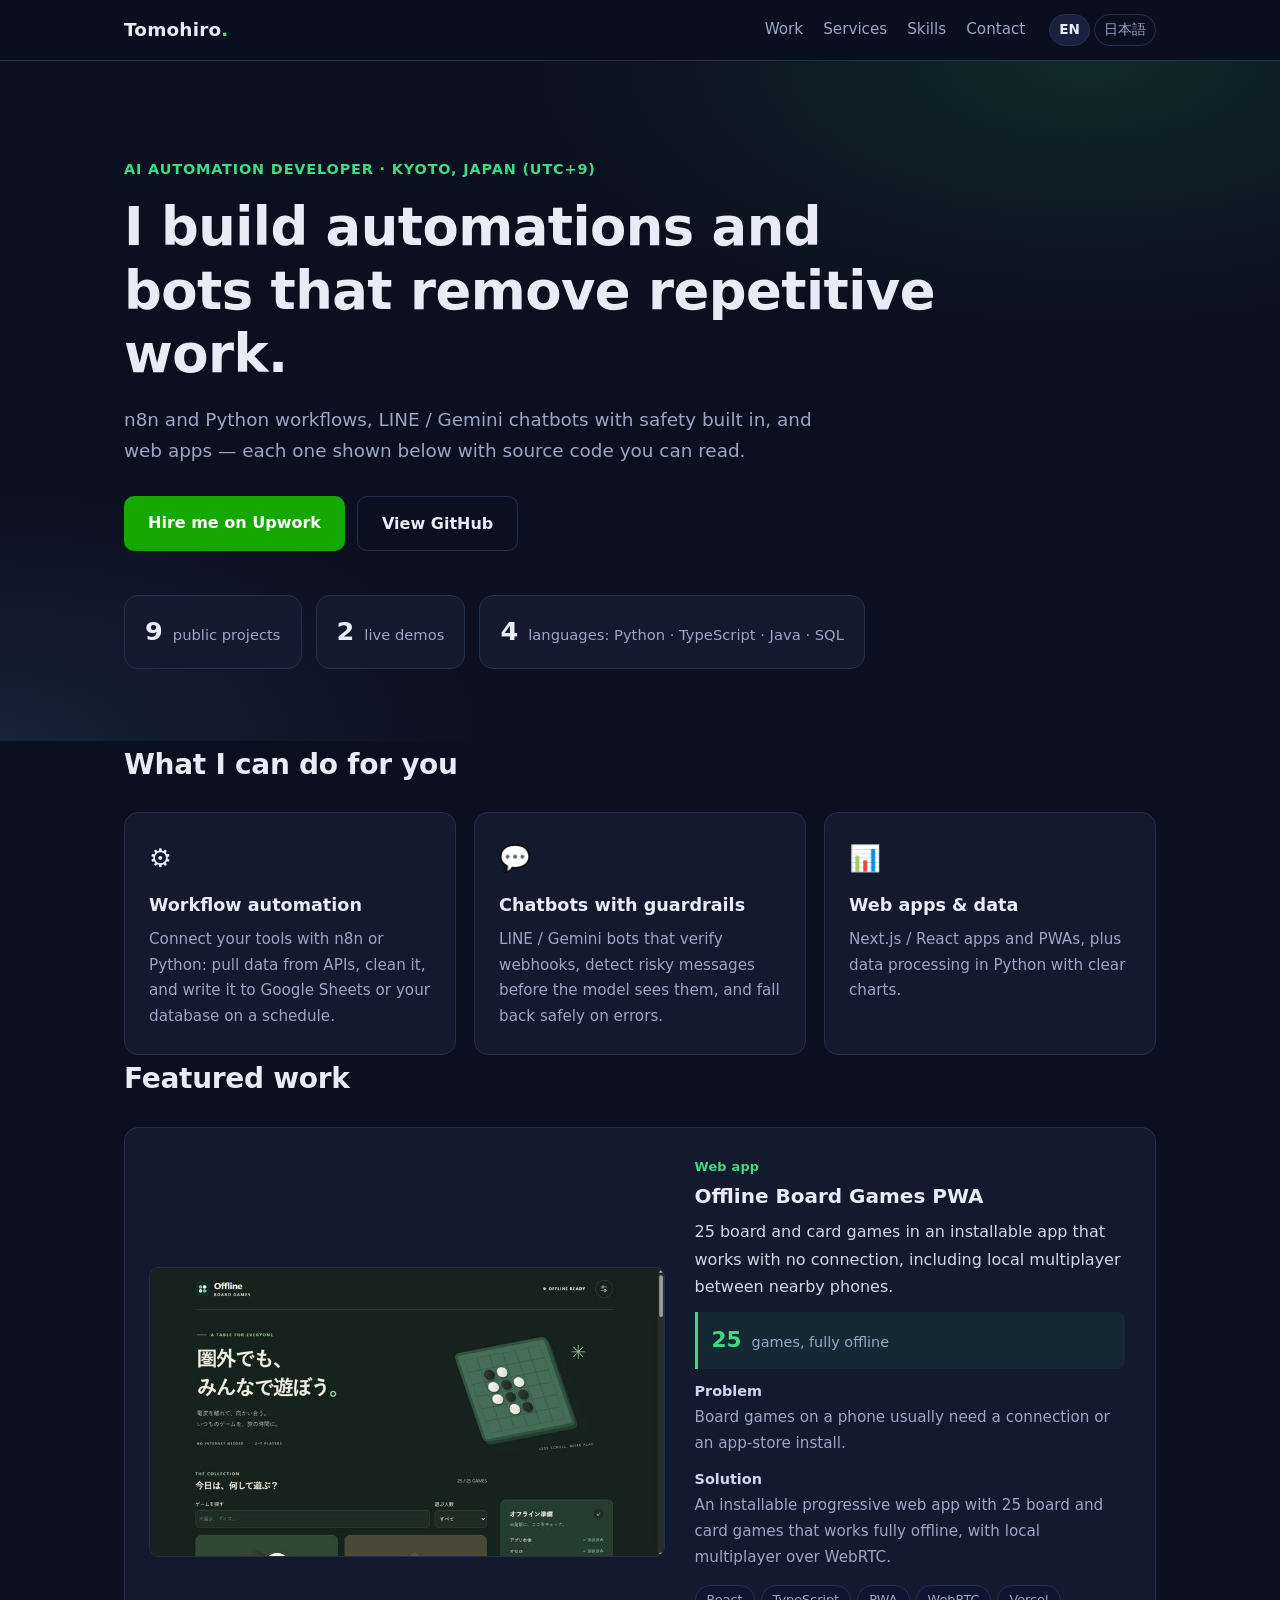
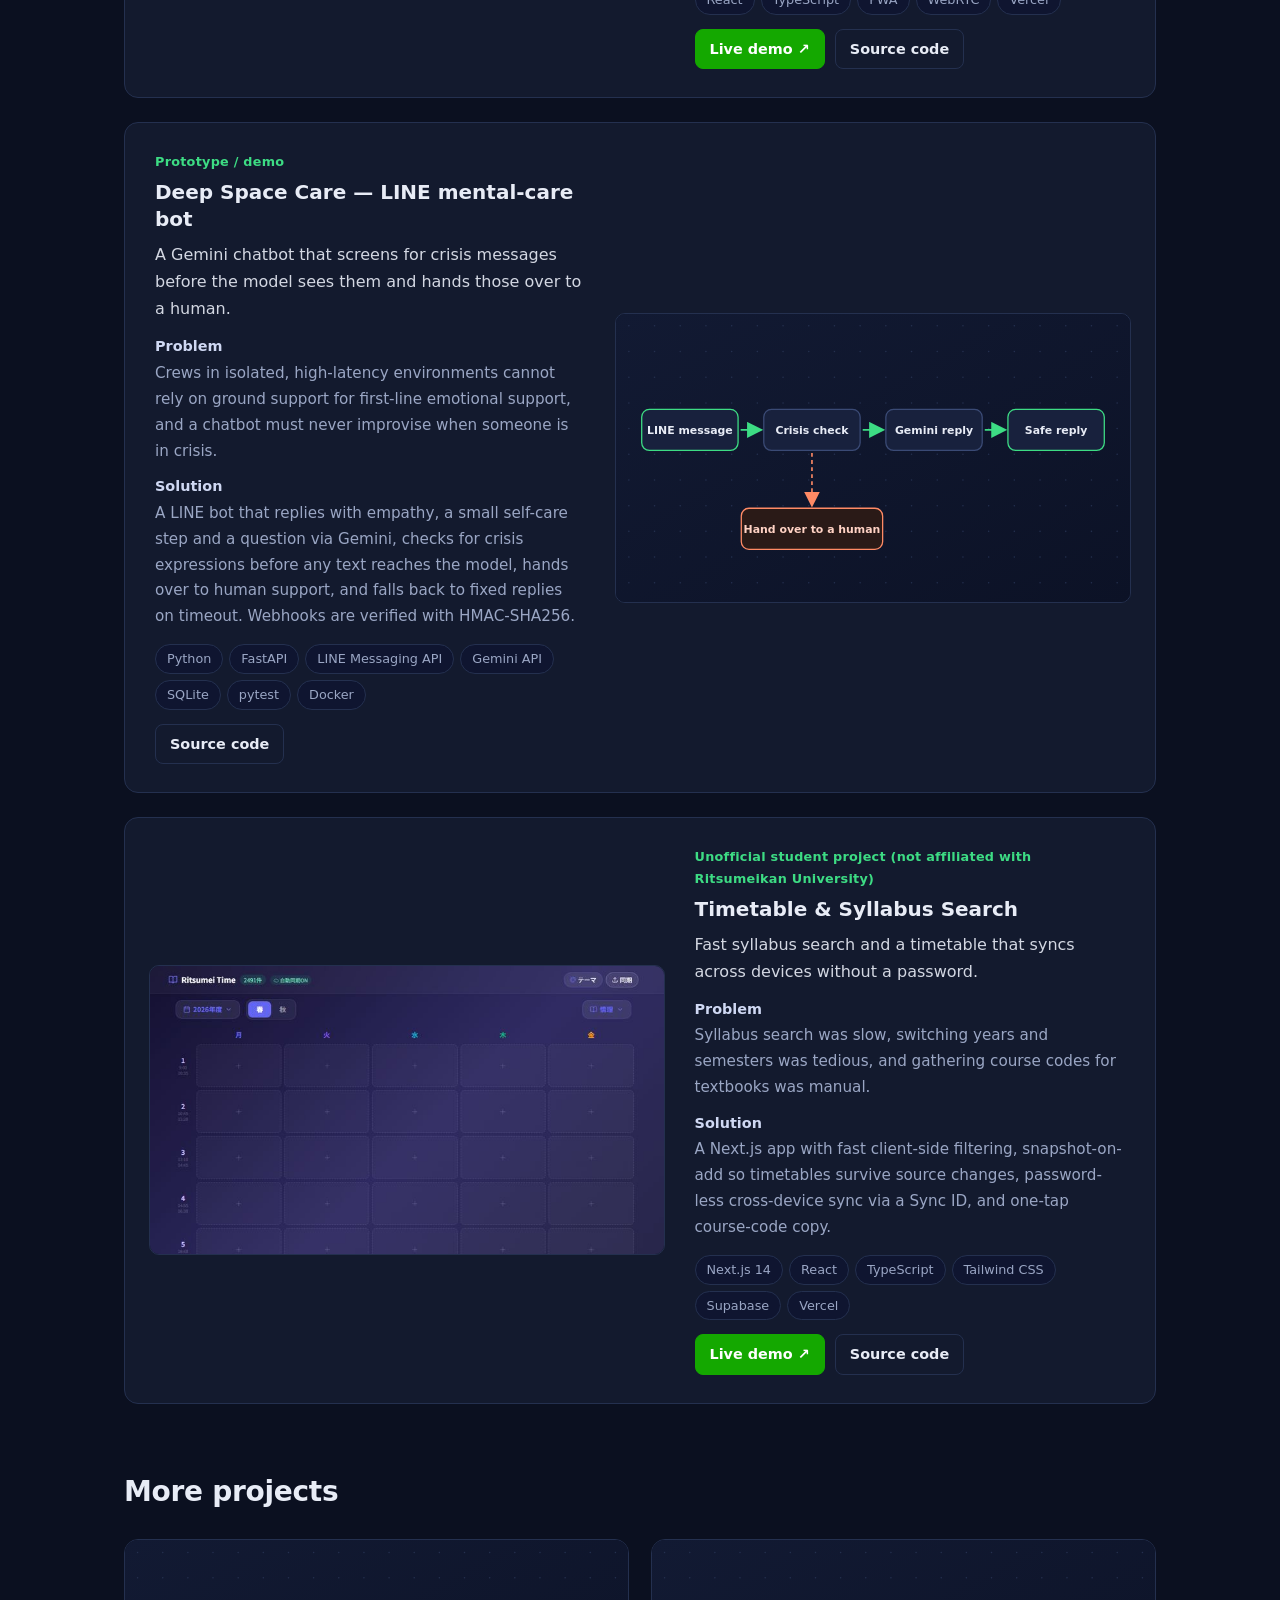
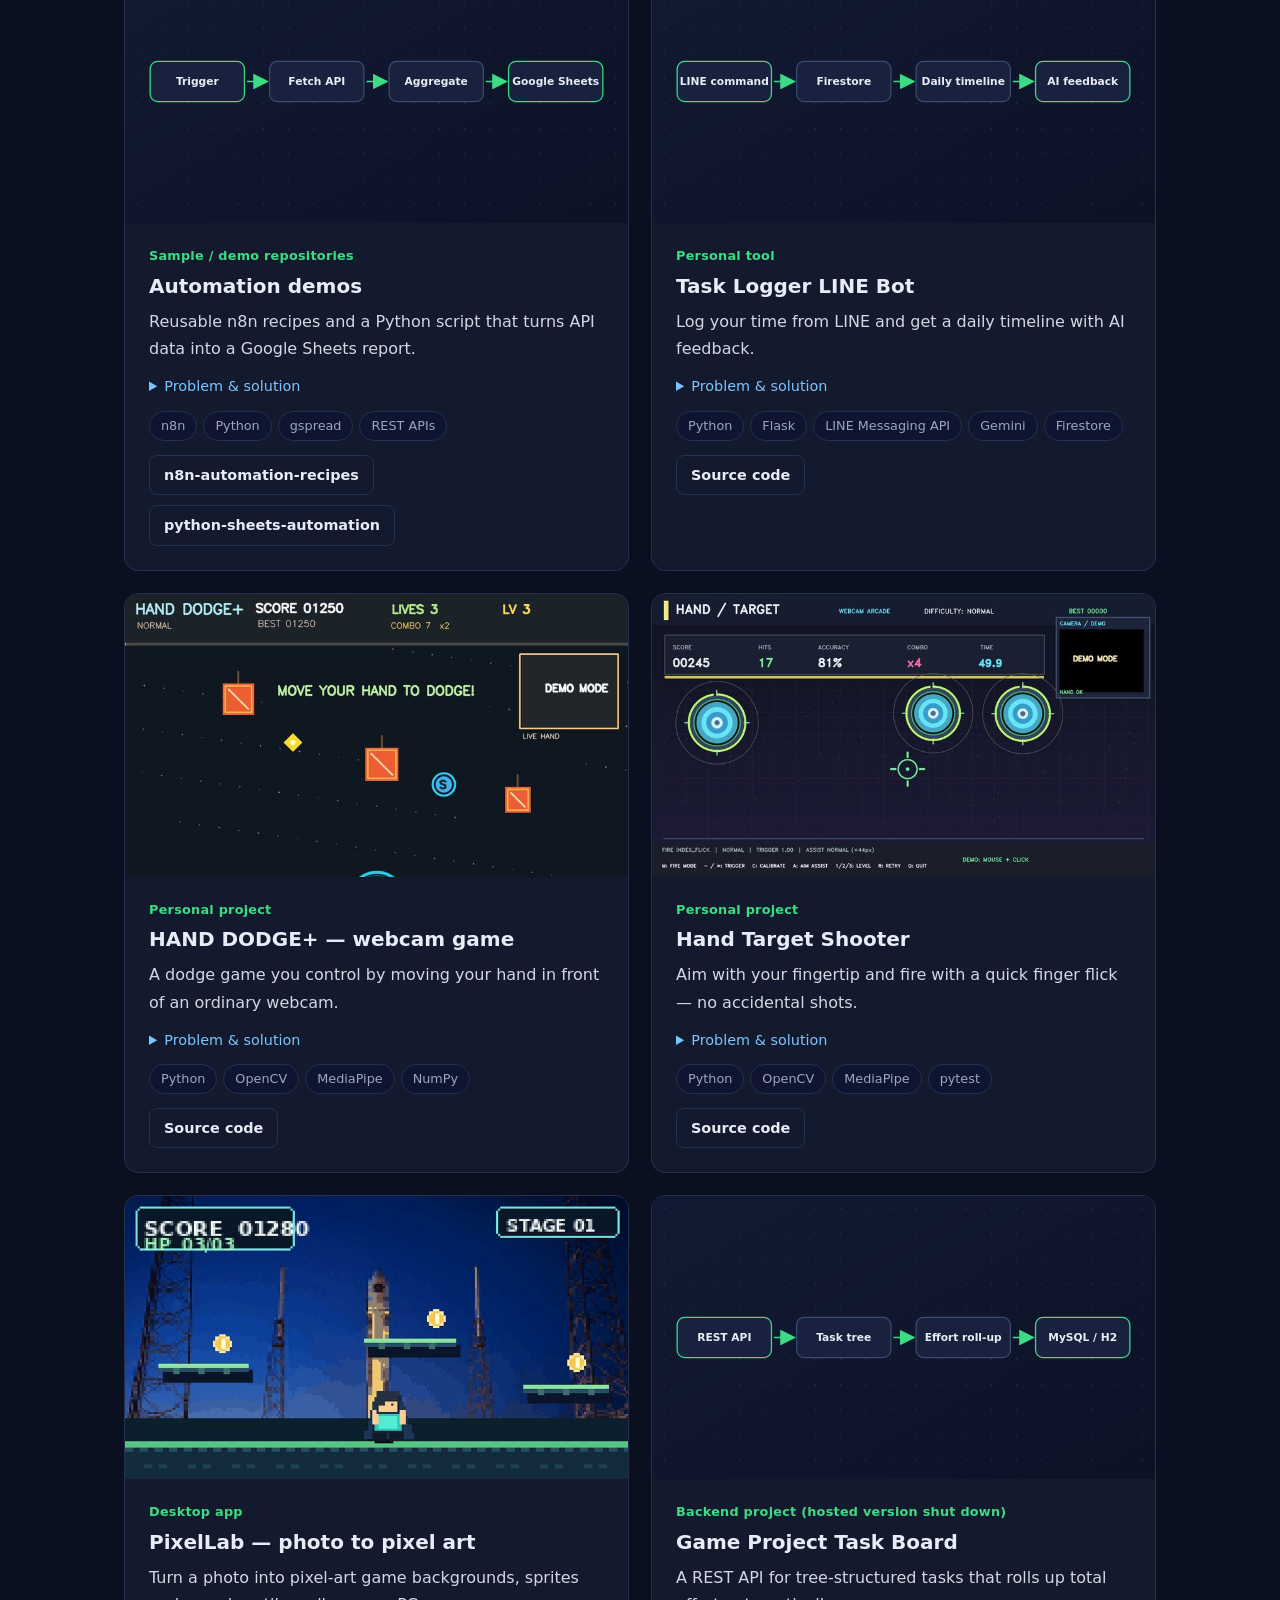
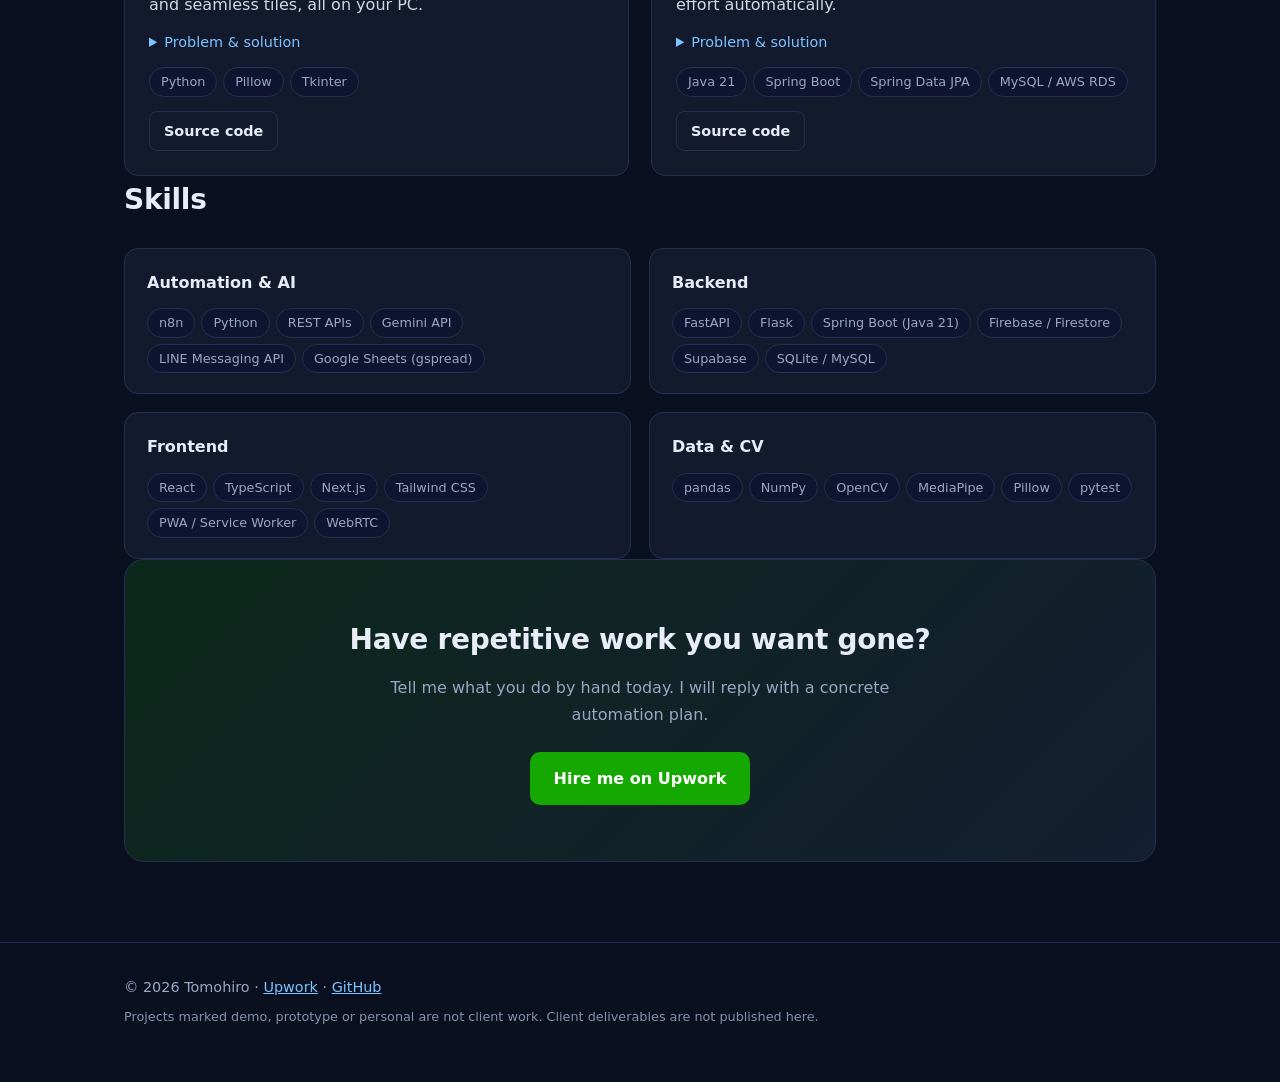
<file: index.html>
<!doctype html>
<html lang="en">
<head>
<meta charset="utf-8">
<meta name="viewport" content="width=device-width,initial-scale=1">
<title>Tomohiro — AI Automation Developer (n8n, Python, API Integration)</title>
<meta name="description" content="Portfolio of Tomohiro, an AI automation developer in Kyoto: n8n and Python automations, LINE/Gemini chatbots, web apps and data analysis.">
<meta name="theme-color" content="#0b1020">
<link rel="canonical" href="https://tomo0904.github.io/">
<link rel="alternate" hreflang="en" href="https://tomo0904.github.io/">
<link rel="alternate" hreflang="ja" href="https://tomo0904.github.io/ja/">
<link rel="alternate" hreflang="x-default" href="https://tomo0904.github.io/">
<meta property="og:type" content="website">
<meta property="og:title" content="Tomohiro — AI Automation Developer (n8n, Python, API Integration)">
<meta property="og:description" content="Portfolio of Tomohiro, an AI automation developer in Kyoto: n8n and Python automations, LINE/Gemini chatbots, web apps and data analysis.">
<meta property="og:url" content="https://tomo0904.github.io/">
<meta property="og:image" content="https://tomo0904.github.io/img/og-en.jpg">
<meta property="og:locale" content="en_US">
<meta name="twitter:card" content="summary_large_image">
<link rel="icon" href="favicon.svg" type="image/svg+xml">
<link rel="stylesheet" href="style.css">
</head>
<body>
<a class="skip" href="#work">Skip to content</a>
<header class="top"><div class="wrap bar"><a class="logo" href="#top">Tomohiro<span>.</span></a><nav class="nav" aria-label="Main"><a href="#work">Work</a><a href="#services">Services</a><a href="#skills">Skills</a><a href="#contact">Contact</a></nav><nav class="lang" aria-label="Language"><strong lang="en">EN</strong><a href="ja/" lang="ja" hreflang="ja">日本語</a></nav></div></header>
<section class="hero" id="top"><div class="wrap">
<p class="eyebrow">AI Automation Developer · Kyoto, Japan (UTC+9)</p>
<h1>I build automations and bots that remove repetitive work.</h1>
<p class="lead">n8n and Python workflows, LINE / Gemini chatbots with safety built in, and web apps — each one shown below with source code you can read.</p>
<div class="ctas"><a class="btn" href="https://www.upwork.com/freelancers/~0159af0451937c1a2a">Hire me on Upwork</a><a class="btn alt" href="https://github.com/TOMO0904">View GitHub</a></div>
<ul class="stats"><li><b>9</b><span>public projects</span></li><li><b>2</b><span>live demos</span></li><li><b>4</b><span>languages: Python · TypeScript · Java · SQL</span></li></ul>
</div></section>
<main>
<section class="wrap" id="services"><h2>What I can do for you</h2><div class="svcs"><div class="svc"><span class="ico" aria-hidden="true">⚙️</span><h3>Workflow automation</h3><p>Connect your tools with n8n or Python: pull data from APIs, clean it, and write it to Google Sheets or your database on a schedule.</p></div><div class="svc"><span class="ico" aria-hidden="true">💬</span><h3>Chatbots with guardrails</h3><p>LINE / Gemini bots that verify webhooks, detect risky messages before the model sees them, and fall back safely on errors.</p></div><div class="svc"><span class="ico" aria-hidden="true">📊</span><h3>Web apps &amp; data</h3><p>Next.js / React apps and PWAs, plus data processing in Python with clear charts.</p></div></div></section>
<section class="wrap" id="work"><h2>Featured work</h2><article class="feat" id="boardgames"><div class="media"><img src="img/boardgames.jpg" alt="Offline Board Games PWA" width="800" height="450"></div><div class="body"><p class="tag">Web app</p><h3>Offline Board Games PWA</h3><p class="one">25 board and card games in an installable app that works with no connection, including local multiplayer between nearby phones.</p><p class="metric"><b>25</b><span>games, fully offline</span></p><dl><dt>Problem</dt><dd>Board games on a phone usually need a connection or an app-store install.</dd><dt>Solution</dt><dd>An installable progressive web app with 25 board and card games that works fully offline, with local multiplayer over WebRTC.</dd></dl><ul class="chips"><li>React</li><li>TypeScript</li><li>PWA</li><li>WebRTC</li><li>Vercel</li></ul><div class="links"><a class="lnk demo" href="https://offline-board-games.vercel.app">Live demo ↗</a><a class="lnk" href="https://github.com/TOMO0904/offline-board-games">Source code</a></div></div></article><article class="feat" id="deepspace"><div class="media"><img src="img/deepspace-en.svg" alt="Deep Space Care — LINE mental-care bot" width="800" height="450"></div><div class="body"><p class="tag">Prototype / demo</p><h3>Deep Space Care — LINE mental-care bot</h3><p class="one">A Gemini chatbot that screens for crisis messages before the model sees them and hands those over to a human.</p><dl><dt>Problem</dt><dd>Crews in isolated, high-latency environments cannot rely on ground support for first-line emotional support, and a chatbot must never improvise when someone is in crisis.</dd><dt>Solution</dt><dd>A LINE bot that replies with empathy, a small self-care step and a question via Gemini, checks for crisis expressions before any text reaches the model, hands over to human support, and falls back to fixed replies on timeout. Webhooks are verified with HMAC-SHA256.</dd></dl><ul class="chips"><li>Python</li><li>FastAPI</li><li>LINE Messaging API</li><li>Gemini API</li><li>SQLite</li><li>pytest</li><li>Docker</li></ul><div class="links"><a class="lnk" href="https://github.com/TOMO0904/deep-space-care-linebot">Source code</a></div></div></article><article class="feat" id="timetable"><div class="media"><img src="img/timetable.jpg" alt="Timetable &amp; Syllabus Search" width="800" height="450"></div><div class="body"><p class="tag">Unofficial student project (not affiliated with Ritsumeikan University)</p><h3>Timetable &amp; Syllabus Search</h3><p class="one">Fast syllabus search and a timetable that syncs across devices without a password.</p><dl><dt>Problem</dt><dd>Syllabus search was slow, switching years and semesters was tedious, and gathering course codes for textbooks was manual.</dd><dt>Solution</dt><dd>A Next.js app with fast client-side filtering, snapshot-on-add so timetables survive source changes, password-less cross-device sync via a Sync ID, and one-tap course-code copy.</dd></dl><ul class="chips"><li>Next.js 14</li><li>React</li><li>TypeScript</li><li>Tailwind CSS</li><li>Supabase</li><li>Vercel</li></ul><div class="links"><a class="lnk demo" href="https://gamma-gilt.vercel.app/">Live demo ↗</a><a class="lnk" href="https://github.com/TOMO0904/RitsumeikanTimes">Source code</a></div></div></article>
<h2 class="sub2">More projects</h2><div class="grid"><article class="card" id="automation"><div class="media"><img src="img/automation-en.svg" alt="Automation demos" width="800" height="450" loading="lazy"></div><div class="body"><p class="tag">Sample / demo repositories</p><h3>Automation demos</h3><p class="one">Reusable n8n recipes and a Python script that turns API data into a Google Sheets report.</p><details><summary>Problem & solution</summary><dl><dt>Problem</dt><dd>Teams lose hours to copy-paste between tools and spreadsheets.</dd><dt>Solution</dt><dd>Reusable n8n workflow recipes with credentials removed, and a Python script that aggregates API data and writes it to Google Sheets.</dd></dl></details><ul class="chips"><li>n8n</li><li>Python</li><li>gspread</li><li>REST APIs</li></ul><div class="links"><a class="lnk" href="https://github.com/TOMO0904/n8n-automation-recipes">n8n-automation-recipes</a><a class="lnk" href="https://github.com/TOMO0904/python-sheets-automation">python-sheets-automation</a></div></div></article><article class="card" id="tasklogger"><div class="media"><img src="img/tasklogger-en.svg" alt="Task Logger LINE Bot" width="800" height="450" loading="lazy"></div><div class="body"><p class="tag">Personal tool</p><h3>Task Logger LINE Bot</h3><p class="one">Log your time from LINE and get a daily timeline with AI feedback.</p><details><summary>Problem & solution</summary><dl><dt>Problem</dt><dd>Time tracking is easy to forget; logging should happen where you already chat.</dd><dt>Solution</dt><dd>Short LINE commands record tasks in Firestore, build a daily timeline with AI feedback, and a 30-minute patrol warns you when logging stops.</dd></dl></details><ul class="chips"><li>Python</li><li>Flask</li><li>LINE Messaging API</li><li>Gemini</li><li>Firestore</li></ul><div class="links"><a class="lnk" href="https://github.com/TOMO0904/linebot">Source code</a></div></div></article><article class="card" id="handdodge"><div class="media"><img src="img/handdodge.jpg" alt="HAND DODGE+ — webcam game" width="800" height="450" loading="lazy"></div><div class="body"><p class="tag">Personal project</p><h3>HAND DODGE+ — webcam game</h3><p class="one">A dodge game you control by moving your hand in front of an ordinary webcam.</p><details><summary>Problem & solution</summary><dl><dt>Problem</dt><dd>Explore whether a plain webcam can be a practical, low-latency game controller.</dd><dt>Solution</dt><dd>MediaPipe hand landmarks drive a smoothed horizontal control; combo scoring, three difficulties and unit-tested game logic.</dd></dl></details><ul class="chips"><li>Python</li><li>OpenCV</li><li>MediaPipe</li><li>NumPy</li></ul><div class="links"><a class="lnk" href="https://github.com/TOMO0904/hand-dodge-plus">Source code</a></div></div></article><article class="card" id="handtarget"><div class="media"><img src="img/handtarget.jpg" alt="Hand Target Shooter" width="800" height="450" loading="lazy"></div><div class="body"><p class="tag">Personal project</p><h3>Hand Target Shooter</h3><p class="one">Aim with your fingertip and fire with a quick finger flick — no accidental shots.</p><details><summary>Problem & solution</summary><dl><dt>Problem</dt><dd>Separate aiming from firing in hand tracking so moving a hand does not shoot.</dd><dt>Solution</dt><dd>Aim follows the fingertip; a shot fires only on a fast finger extension relative to the finger axis, with cooldown and retract logic.</dd></dl></details><ul class="chips"><li>Python</li><li>OpenCV</li><li>MediaPipe</li><li>pytest</li></ul><div class="links"><a class="lnk" href="https://github.com/TOMO0904/Hand-Target-Shooter">Source code</a></div></div></article><article class="card" id="pixellab"><div class="media"><img src="img/pixellab.jpg" alt="PixelLab — photo to pixel art" width="800" height="450" loading="lazy"></div><div class="body"><p class="tag">Desktop app</p><h3>PixelLab — photo to pixel art</h3><p class="one">Turn a photo into pixel-art game backgrounds, sprites and seamless tiles, all on your PC.</p><details><summary>Problem & solution</summary><dl><dt>Problem</dt><dd>Creating retro game backgrounds from photos by hand is slow for beginners.</dd><dt>Solution</dt><dd>A Tkinter GUI that quantises and upscales photos into pixel art, game backgrounds (day/sunset/night), sprites and seamless tiles, all locally.</dd></dl></details><ul class="chips"><li>Python</li><li>Pillow</li><li>Tkinter</li></ul><div class="links"><a class="lnk" href="https://github.com/TOMO0904/RiG-PixelLab">Source code</a></div></div></article><article class="card" id="taskboard"><div class="media"><img src="img/taskboard-en.svg" alt="Game Project Task Board" width="800" height="450" loading="lazy"></div><div class="body"><p class="tag">Backend project (hosted version shut down)</p><h3>Game Project Task Board</h3><p class="one">A REST API for tree-structured tasks that rolls up total effort automatically.</p><details><summary>Problem & solution</summary><dl><dt>Problem</dt><dd>Flat to-do lists hide parent/child task structure and total effort.</dd><dt>Solution</dt><dd>Tree-structured tasks with a recursive effort roll-up service and a REST API, switchable between H2 and MySQL.</dd></dl></details><ul class="chips"><li>Java 21</li><li>Spring Boot</li><li>Spring Data JPA</li><li>MySQL / AWS RDS</li></ul><div class="links"><a class="lnk" href="https://github.com/TOMO0904/todolist">Source code</a></div></div></article></div></section>
<section class="wrap" id="skills"><h2>Skills</h2><div class="skgrid"><div class="skg"><h3>Automation &amp; AI</h3><ul class="chips"><li>n8n</li><li>Python</li><li>REST APIs</li><li>Gemini API</li><li>LINE Messaging API</li><li>Google Sheets (gspread)</li></ul></div><div class="skg"><h3>Backend</h3><ul class="chips"><li>FastAPI</li><li>Flask</li><li>Spring Boot (Java 21)</li><li>Firebase / Firestore</li><li>Supabase</li><li>SQLite / MySQL</li></ul></div><div class="skg"><h3>Frontend</h3><ul class="chips"><li>React</li><li>TypeScript</li><li>Next.js</li><li>Tailwind CSS</li><li>PWA / Service Worker</li><li>WebRTC</li></ul></div><div class="skg"><h3>Data &amp; CV</h3><ul class="chips"><li>pandas</li><li>NumPy</li><li>OpenCV</li><li>MediaPipe</li><li>Pillow</li><li>pytest</li></ul></div></div></section>
<section class="wrap" id="contact"><div class="cta-band"><h2>Have repetitive work you want gone?</h2><p>Tell me what you do by hand today. I will reply with a concrete automation plan.</p><a class="btn" href="https://www.upwork.com/freelancers/~0159af0451937c1a2a">Hire me on Upwork</a></div></section>
</main>
<footer><div class="wrap"><p>© 2026 Tomohiro · <a href="https://www.upwork.com/freelancers/~0159af0451937c1a2a">Upwork</a> · <a href="https://github.com/TOMO0904">GitHub</a></p><p class="fine">Projects marked demo, prototype or personal are not client work. Client deliverables are not published here.</p></div></footer>
</body>
</html>
</file>
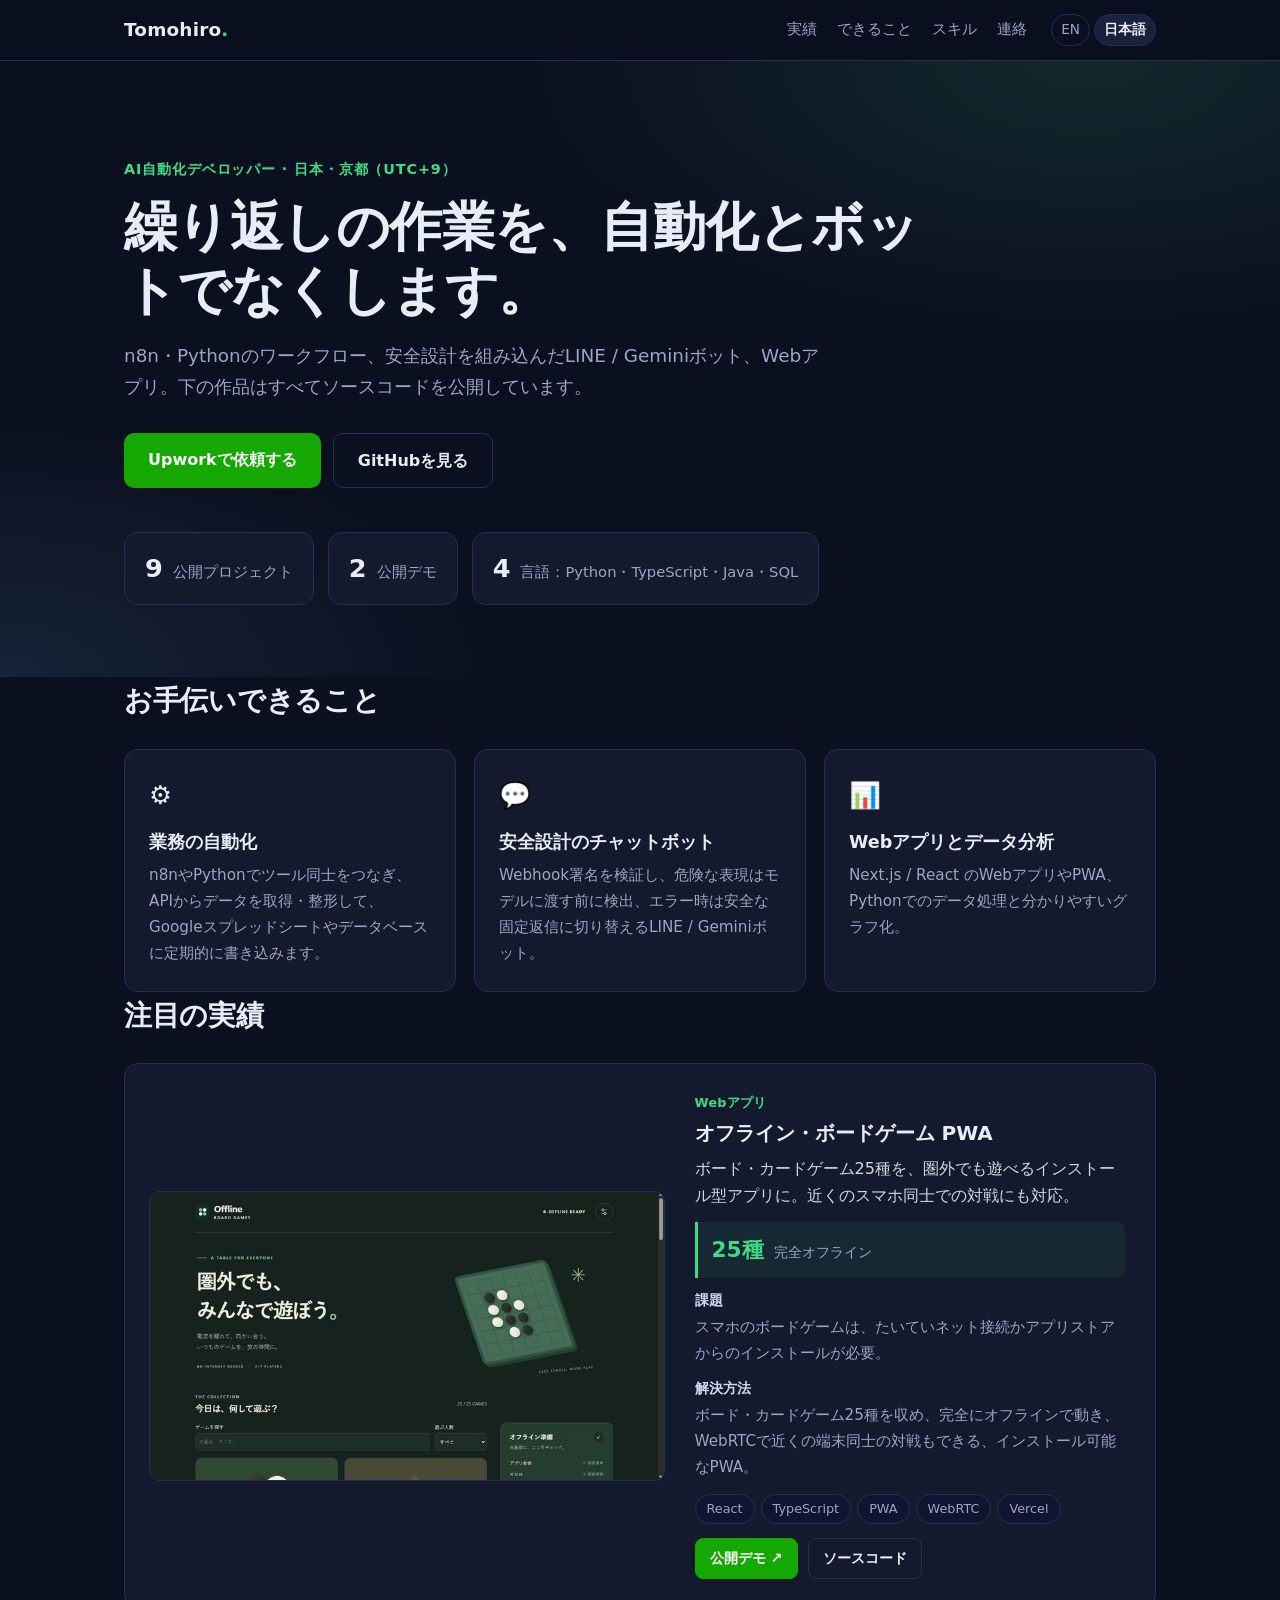
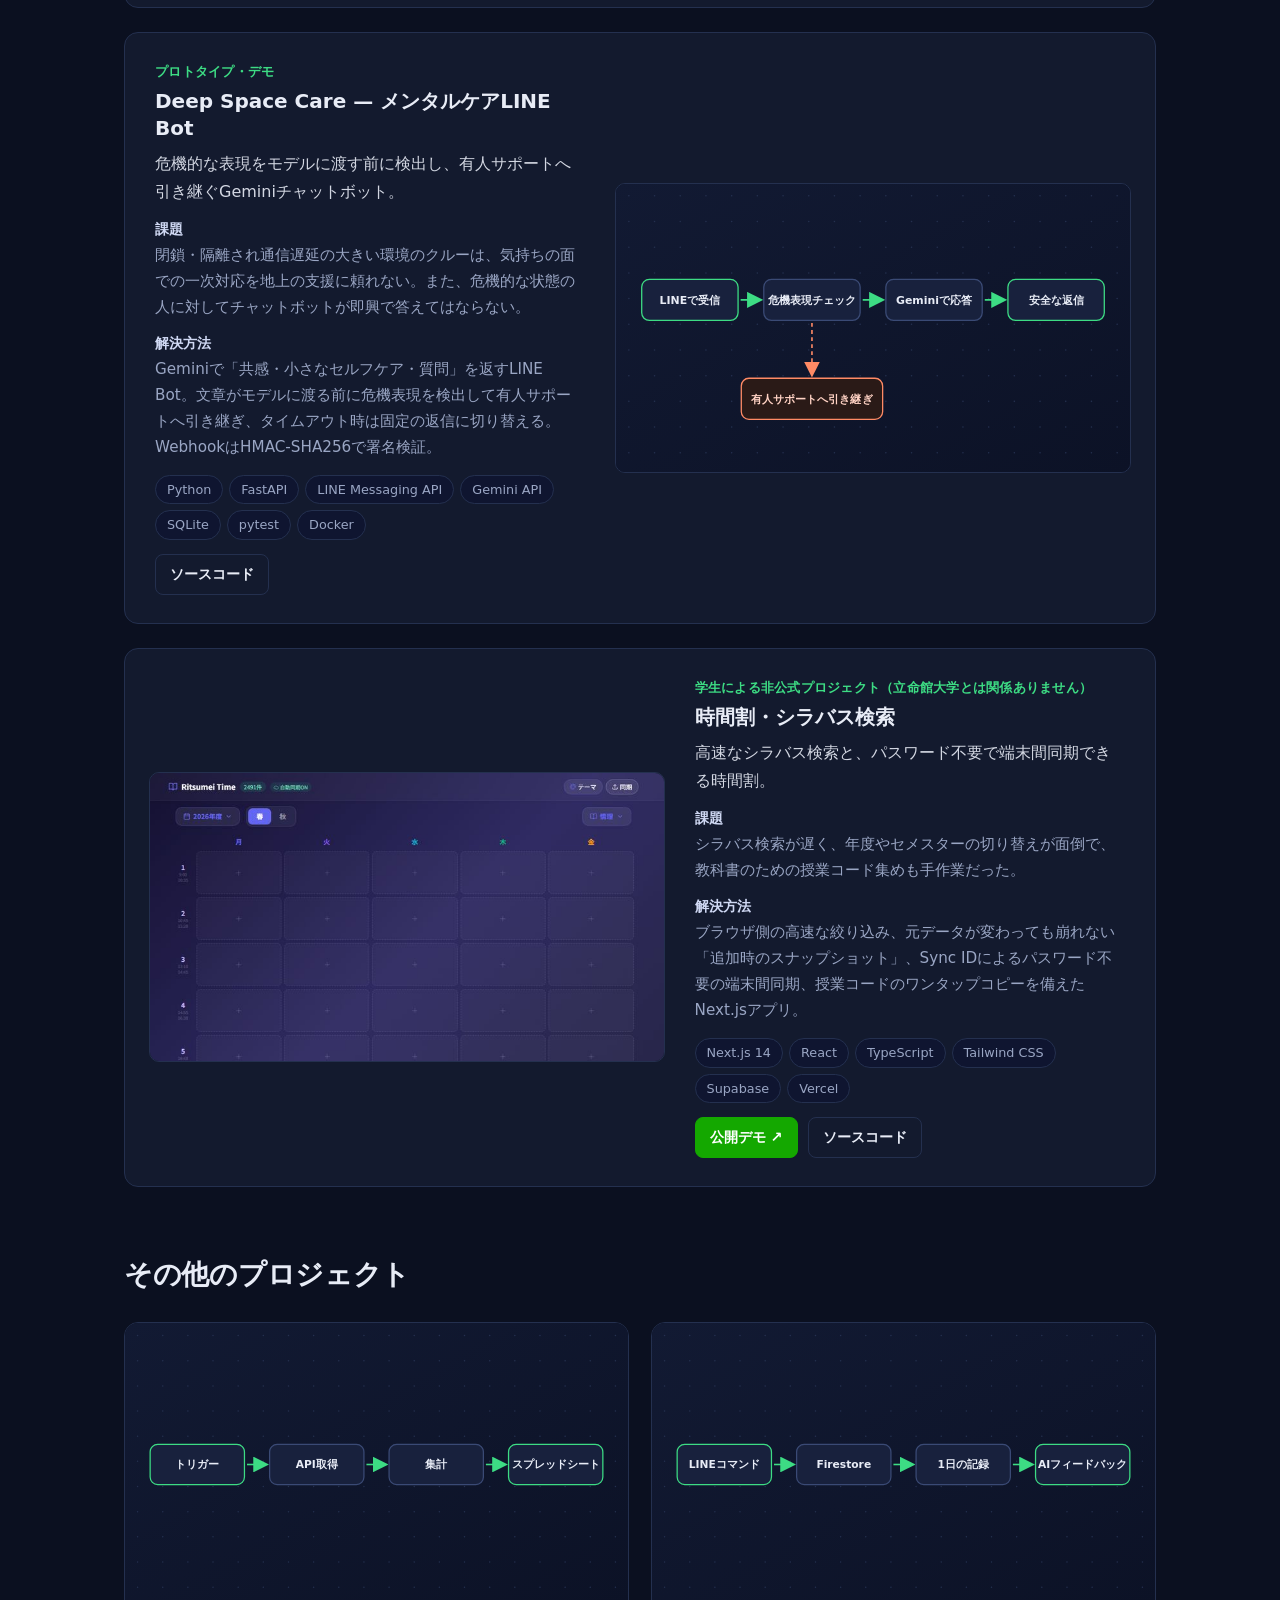
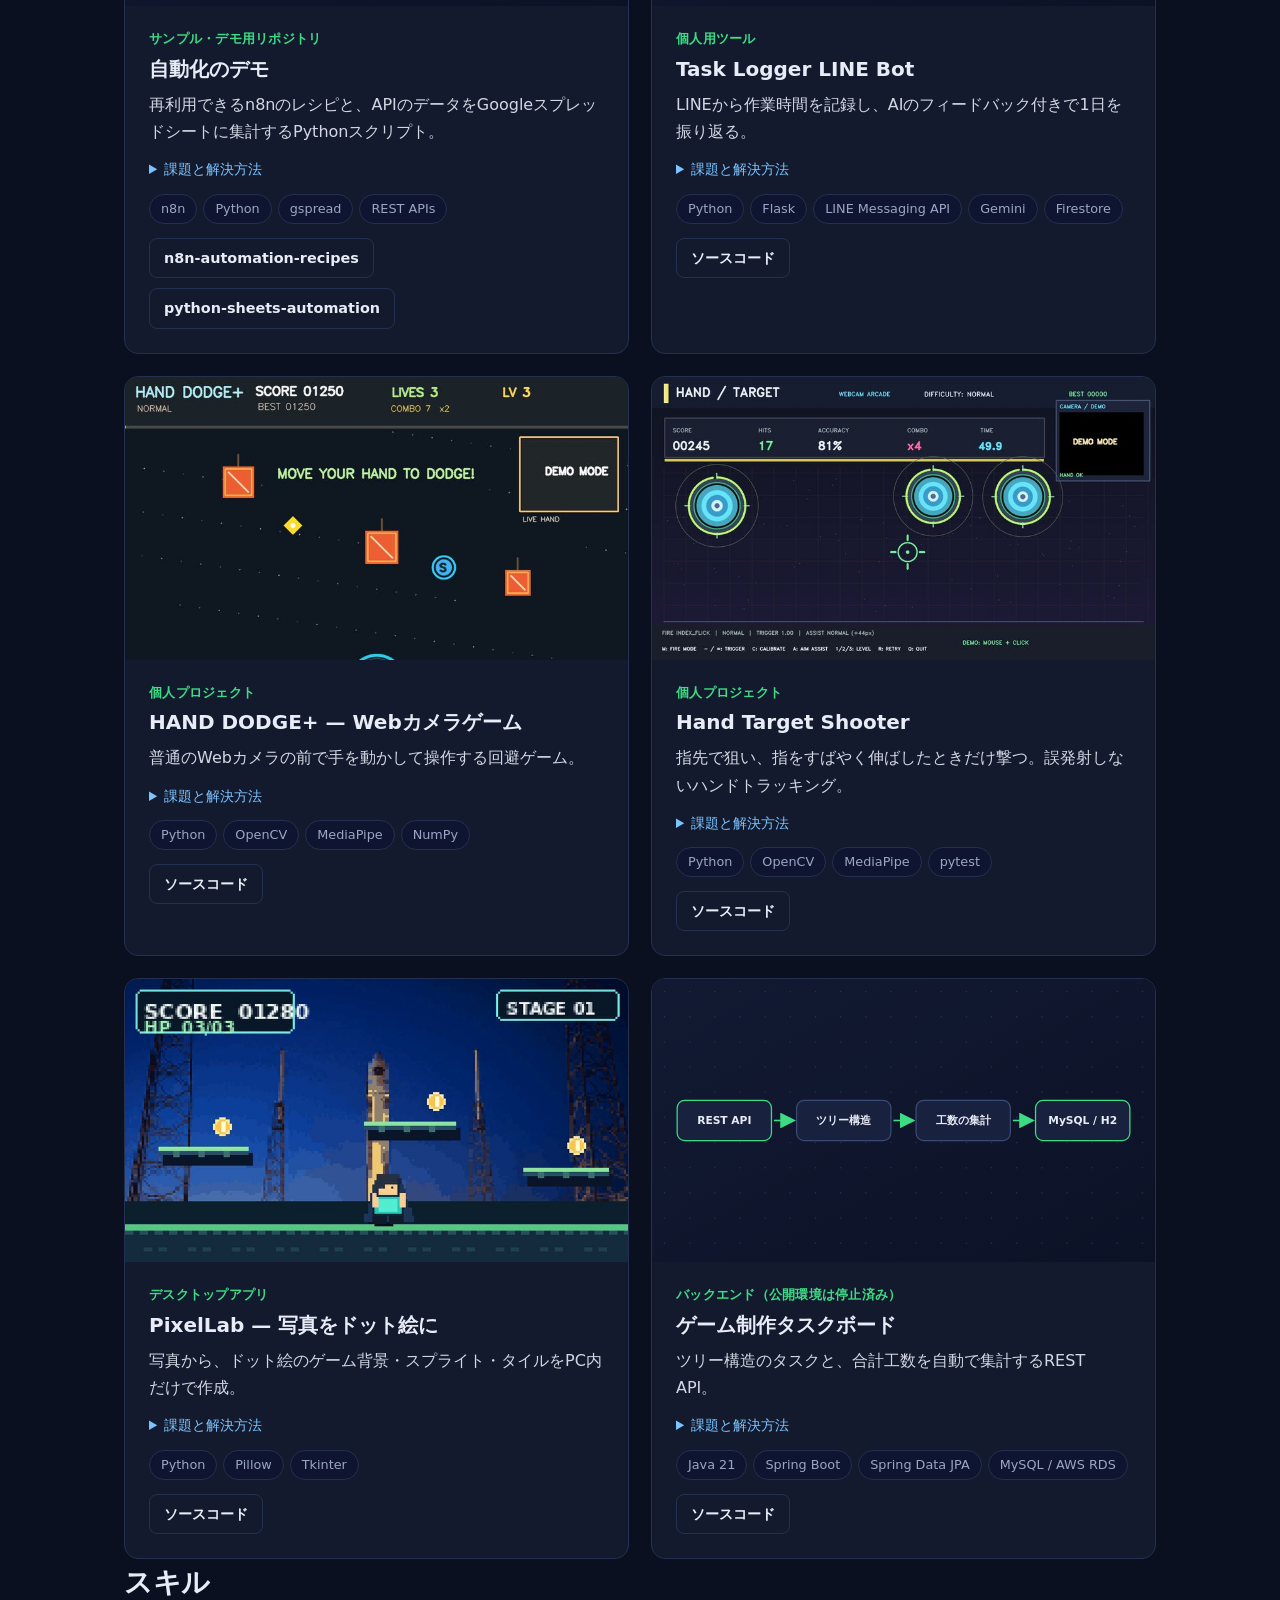
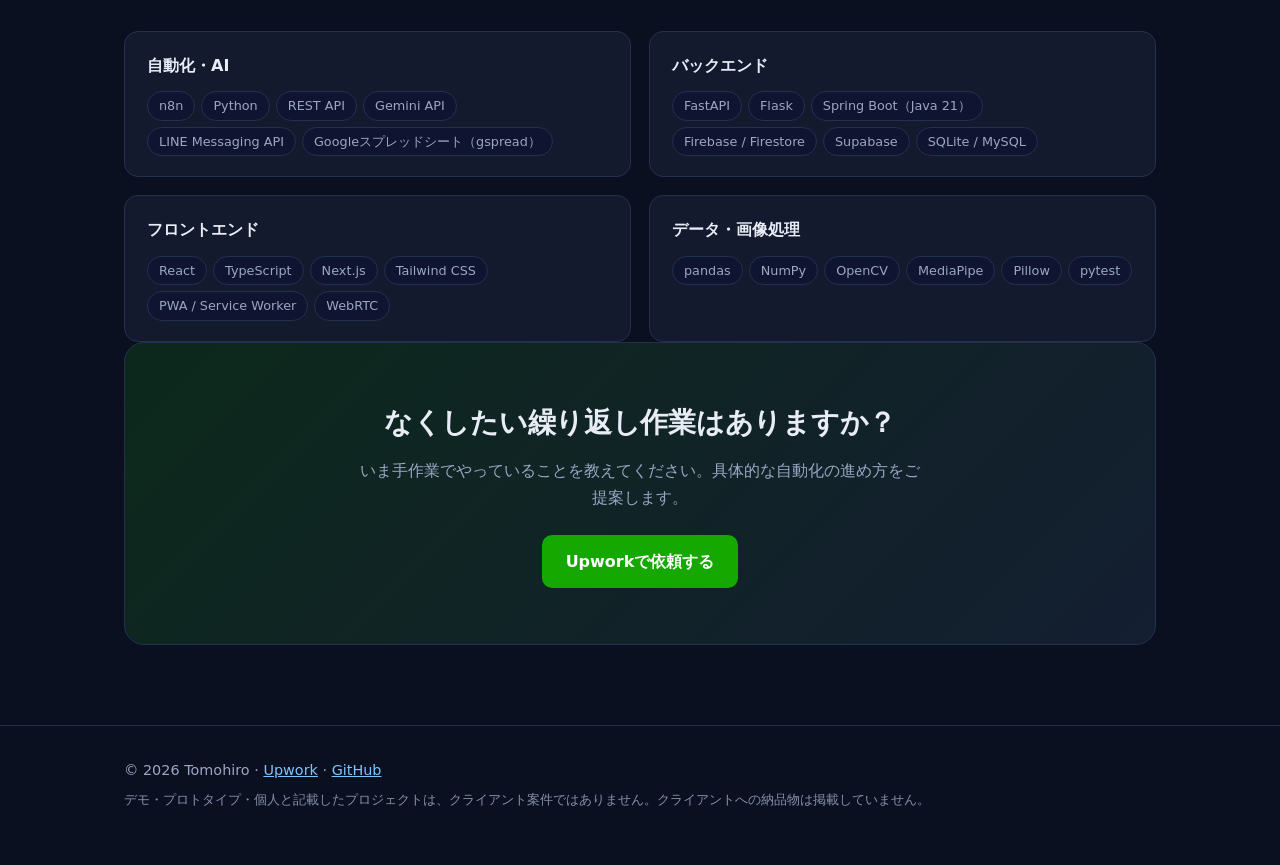
<file: ja/index.html>
<!doctype html>
<html lang="ja">
<head>
<meta charset="utf-8">
<meta name="viewport" content="width=device-width,initial-scale=1">
<title>Tomohiro — AI自動化デベロッパー（n8n・Python・API連携）</title>
<meta name="description" content="京都のAI自動化デベロッパー Tomohiro のポートフォリオ。n8n・Pythonの業務自動化、LINE/Geminiチャットボット、Webアプリ、データ分析。">
<meta name="theme-color" content="#0b1020">
<link rel="canonical" href="https://tomo0904.github.io/ja/">
<link rel="alternate" hreflang="en" href="https://tomo0904.github.io/">
<link rel="alternate" hreflang="ja" href="https://tomo0904.github.io/ja/">
<link rel="alternate" hreflang="x-default" href="https://tomo0904.github.io/">
<meta property="og:type" content="website">
<meta property="og:title" content="Tomohiro — AI自動化デベロッパー（n8n・Python・API連携）">
<meta property="og:description" content="京都のAI自動化デベロッパー Tomohiro のポートフォリオ。n8n・Pythonの業務自動化、LINE/Geminiチャットボット、Webアプリ、データ分析。">
<meta property="og:url" content="https://tomo0904.github.io/ja/">
<meta property="og:image" content="https://tomo0904.github.io/img/og-ja.jpg">
<meta property="og:locale" content="ja_JP">
<meta name="twitter:card" content="summary_large_image">
<link rel="icon" href="../favicon.svg" type="image/svg+xml">
<link rel="stylesheet" href="../style.css">
</head>
<body>
<a class="skip" href="#work">本文へ移動</a>
<header class="top"><div class="wrap bar"><a class="logo" href="#top">Tomohiro<span>.</span></a><nav class="nav" aria-label="メイン"><a href="#work">実績</a><a href="#services">できること</a><a href="#skills">スキル</a><a href="#contact">連絡</a></nav><nav class="lang" aria-label="言語"><a href="../" lang="en" hreflang="en">EN</a><strong lang="ja">日本語</strong></nav></div></header>
<section class="hero" id="top"><div class="wrap">
<p class="eyebrow">AI自動化デベロッパー · 日本・京都（UTC+9）</p>
<h1>繰り返しの作業を、自動化とボットでなくします。</h1>
<p class="lead">n8n・Pythonのワークフロー、安全設計を組み込んだLINE / Geminiボット、Webアプリ。下の作品はすべてソースコードを公開しています。</p>
<div class="ctas"><a class="btn" href="https://www.upwork.com/freelancers/~0159af0451937c1a2a">Upworkで依頼する</a><a class="btn alt" href="https://github.com/TOMO0904">GitHubを見る</a></div>
<ul class="stats"><li><b>9</b><span>公開プロジェクト</span></li><li><b>2</b><span>公開デモ</span></li><li><b>4</b><span>言語：Python・TypeScript・Java・SQL</span></li></ul>
</div></section>
<main>
<section class="wrap" id="services"><h2>お手伝いできること</h2><div class="svcs"><div class="svc"><span class="ico" aria-hidden="true">⚙️</span><h3>業務の自動化</h3><p>n8nやPythonでツール同士をつなぎ、APIからデータを取得・整形して、Googleスプレッドシートやデータベースに定期的に書き込みます。</p></div><div class="svc"><span class="ico" aria-hidden="true">💬</span><h3>安全設計のチャットボット</h3><p>Webhook署名を検証し、危険な表現はモデルに渡す前に検出、エラー時は安全な固定返信に切り替えるLINE / Geminiボット。</p></div><div class="svc"><span class="ico" aria-hidden="true">📊</span><h3>Webアプリとデータ分析</h3><p>Next.js / React のWebアプリやPWA、Pythonでのデータ処理と分かりやすいグラフ化。</p></div></div></section>
<section class="wrap" id="work"><h2>注目の実績</h2><article class="feat" id="boardgames"><div class="media"><img src="../img/boardgames.jpg" alt="オフライン・ボードゲーム PWA" width="800" height="450"></div><div class="body"><p class="tag">Webアプリ</p><h3>オフライン・ボードゲーム PWA</h3><p class="one">ボード・カードゲーム25種を、圏外でも遊べるインストール型アプリに。近くのスマホ同士での対戦にも対応。</p><p class="metric"><b>25種</b><span>完全オフライン</span></p><dl><dt>課題</dt><dd>スマホのボードゲームは、たいていネット接続かアプリストアからのインストールが必要。</dd><dt>解決方法</dt><dd>ボード・カードゲーム25種を収め、完全にオフラインで動き、WebRTCで近くの端末同士の対戦もできる、インストール可能なPWA。</dd></dl><ul class="chips"><li>React</li><li>TypeScript</li><li>PWA</li><li>WebRTC</li><li>Vercel</li></ul><div class="links"><a class="lnk demo" href="https://offline-board-games.vercel.app">公開デモ ↗</a><a class="lnk" href="https://github.com/TOMO0904/offline-board-games">ソースコード</a></div></div></article><article class="feat" id="deepspace"><div class="media"><img src="../img/deepspace-ja.svg" alt="Deep Space Care — メンタルケアLINE Bot" width="800" height="450"></div><div class="body"><p class="tag">プロトタイプ・デモ</p><h3>Deep Space Care — メンタルケアLINE Bot</h3><p class="one">危機的な表現をモデルに渡す前に検出し、有人サポートへ引き継ぐGeminiチャットボット。</p><dl><dt>課題</dt><dd>閉鎖・隔離され通信遅延の大きい環境のクルーは、気持ちの面での一次対応を地上の支援に頼れない。また、危機的な状態の人に対してチャットボットが即興で答えてはならない。</dd><dt>解決方法</dt><dd>Geminiで「共感・小さなセルフケア・質問」を返すLINE Bot。文章がモデルに渡る前に危機表現を検出して有人サポートへ引き継ぎ、タイムアウト時は固定の返信に切り替える。WebhookはHMAC-SHA256で署名検証。</dd></dl><ul class="chips"><li>Python</li><li>FastAPI</li><li>LINE Messaging API</li><li>Gemini API</li><li>SQLite</li><li>pytest</li><li>Docker</li></ul><div class="links"><a class="lnk" href="https://github.com/TOMO0904/deep-space-care-linebot">ソースコード</a></div></div></article><article class="feat" id="timetable"><div class="media"><img src="../img/timetable.jpg" alt="時間割・シラバス検索" width="800" height="450"></div><div class="body"><p class="tag">学生による非公式プロジェクト（立命館大学とは関係ありません）</p><h3>時間割・シラバス検索</h3><p class="one">高速なシラバス検索と、パスワード不要で端末間同期できる時間割。</p><dl><dt>課題</dt><dd>シラバス検索が遅く、年度やセメスターの切り替えが面倒で、教科書のための授業コード集めも手作業だった。</dd><dt>解決方法</dt><dd>ブラウザ側の高速な絞り込み、元データが変わっても崩れない「追加時のスナップショット」、Sync IDによるパスワード不要の端末間同期、授業コードのワンタップコピーを備えたNext.jsアプリ。</dd></dl><ul class="chips"><li>Next.js 14</li><li>React</li><li>TypeScript</li><li>Tailwind CSS</li><li>Supabase</li><li>Vercel</li></ul><div class="links"><a class="lnk demo" href="https://gamma-gilt.vercel.app/">公開デモ ↗</a><a class="lnk" href="https://github.com/TOMO0904/RitsumeikanTimes">ソースコード</a></div></div></article>
<h2 class="sub2">その他のプロジェクト</h2><div class="grid"><article class="card" id="automation"><div class="media"><img src="../img/automation-ja.svg" alt="自動化のデモ" width="800" height="450" loading="lazy"></div><div class="body"><p class="tag">サンプル・デモ用リポジトリ</p><h3>自動化のデモ</h3><p class="one">再利用できるn8nのレシピと、APIのデータをGoogleスプレッドシートに集計するPythonスクリプト。</p><details><summary>課題と解決方法</summary><dl><dt>課題</dt><dd>ツールやスプレッドシートの間のコピー＆ペーストに、毎日何時間も取られてしまう。</dd><dt>解決方法</dt><dd>認証情報を取り除いた再利用しやすいn8nワークフローのレシピと、APIのデータを集計してGoogleスプレッドシートに書き込むPythonスクリプト。</dd></dl></details><ul class="chips"><li>n8n</li><li>Python</li><li>gspread</li><li>REST APIs</li></ul><div class="links"><a class="lnk" href="https://github.com/TOMO0904/n8n-automation-recipes">n8n-automation-recipes</a><a class="lnk" href="https://github.com/TOMO0904/python-sheets-automation">python-sheets-automation</a></div></div></article><article class="card" id="tasklogger"><div class="media"><img src="../img/tasklogger-ja.svg" alt="Task Logger LINE Bot" width="800" height="450" loading="lazy"></div><div class="body"><p class="tag">個人用ツール</p><h3>Task Logger LINE Bot</h3><p class="one">LINEから作業時間を記録し、AIのフィードバック付きで1日を振り返る。</p><details><summary>課題と解決方法</summary><dl><dt>課題</dt><dd>時間の記録はつい忘れてしまう。普段使っているチャットの中で記録できるのが理想。</dd><dt>解決方法</dt><dd>LINEの短いコマンドでタスクをFirestoreに記録し、AIのフィードバック付きで1日のタイムラインを作成。記録が途切れると30分パトロールが警告する。</dd></dl></details><ul class="chips"><li>Python</li><li>Flask</li><li>LINE Messaging API</li><li>Gemini</li><li>Firestore</li></ul><div class="links"><a class="lnk" href="https://github.com/TOMO0904/linebot">ソースコード</a></div></div></article><article class="card" id="handdodge"><div class="media"><img src="../img/handdodge.jpg" alt="HAND DODGE+ — Webカメラゲーム" width="800" height="450" loading="lazy"></div><div class="body"><p class="tag">個人プロジェクト</p><h3>HAND DODGE+ — Webカメラゲーム</h3><p class="one">普通のWebカメラの前で手を動かして操作する回避ゲーム。</p><details><summary>課題と解決方法</summary><dl><dt>課題</dt><dd>普通のWebカメラが、遅延の少ない実用的なゲームコントローラーになるかを確かめる。</dd><dt>解決方法</dt><dd>MediaPipeの手のランドマークから、なめらかに補正した左右の操作を作成。コンボ制のスコア、3つの難易度、ユニットテスト済みのゲームロジック。</dd></dl></details><ul class="chips"><li>Python</li><li>OpenCV</li><li>MediaPipe</li><li>NumPy</li></ul><div class="links"><a class="lnk" href="https://github.com/TOMO0904/hand-dodge-plus">ソースコード</a></div></div></article><article class="card" id="handtarget"><div class="media"><img src="../img/handtarget.jpg" alt="Hand Target Shooter" width="800" height="450" loading="lazy"></div><div class="body"><p class="tag">個人プロジェクト</p><h3>Hand Target Shooter</h3><p class="one">指先で狙い、指をすばやく伸ばしたときだけ撃つ。誤発射しないハンドトラッキング。</p><details><summary>課題と解決方法</summary><dl><dt>課題</dt><dd>ハンドトラッキングで「狙う」と「撃つ」を分け、手を動かしただけでは発射しないようにする。</dd><dt>解決方法</dt><dd>照準は指先に追従。指の軸に沿って指先が素早く伸びたときだけ発射し、クールダウンと「指を戻す」判定で誤発射を防ぐ。</dd></dl></details><ul class="chips"><li>Python</li><li>OpenCV</li><li>MediaPipe</li><li>pytest</li></ul><div class="links"><a class="lnk" href="https://github.com/TOMO0904/Hand-Target-Shooter">ソースコード</a></div></div></article><article class="card" id="pixellab"><div class="media"><img src="../img/pixellab.jpg" alt="PixelLab — 写真をドット絵に" width="800" height="450" loading="lazy"></div><div class="body"><p class="tag">デスクトップアプリ</p><h3>PixelLab — 写真をドット絵に</h3><p class="one">写真から、ドット絵のゲーム背景・スプライト・タイルをPC内だけで作成。</p><details><summary>課題と解決方法</summary><dl><dt>課題</dt><dd>写真からレトロなゲーム背景を手作業で作るのは、初心者には時間がかかる。</dd><dt>解決方法</dt><dd>写真を減色・拡大してドット絵、ゲーム背景（昼・夕暮れ・夜）、スプライト、シームレスタイルを作るTkinterのGUI。処理はすべてPC内で完結。</dd></dl></details><ul class="chips"><li>Python</li><li>Pillow</li><li>Tkinter</li></ul><div class="links"><a class="lnk" href="https://github.com/TOMO0904/RiG-PixelLab">ソースコード</a></div></div></article><article class="card" id="taskboard"><div class="media"><img src="../img/taskboard-ja.svg" alt="ゲーム制作タスクボード" width="800" height="450" loading="lazy"></div><div class="body"><p class="tag">バックエンド（公開環境は停止済み）</p><h3>ゲーム制作タスクボード</h3><p class="one">ツリー構造のタスクと、合計工数を自動で集計するREST API。</p><details><summary>課題と解決方法</summary><dl><dt>課題</dt><dd>平らなToDoリストでは、タスクの親子関係と合計工数が見えにくい。</dd><dt>解決方法</dt><dd>ツリー構造のタスクと、工数を再帰的に集計するサービス、REST API。データベースはH2とMySQLを切り替え可能。</dd></dl></details><ul class="chips"><li>Java 21</li><li>Spring Boot</li><li>Spring Data JPA</li><li>MySQL / AWS RDS</li></ul><div class="links"><a class="lnk" href="https://github.com/TOMO0904/todolist">ソースコード</a></div></div></article></div></section>
<section class="wrap" id="skills"><h2>スキル</h2><div class="skgrid"><div class="skg"><h3>自動化・AI</h3><ul class="chips"><li>n8n</li><li>Python</li><li>REST API</li><li>Gemini API</li><li>LINE Messaging API</li><li>Googleスプレッドシート（gspread）</li></ul></div><div class="skg"><h3>バックエンド</h3><ul class="chips"><li>FastAPI</li><li>Flask</li><li>Spring Boot（Java 21）</li><li>Firebase / Firestore</li><li>Supabase</li><li>SQLite / MySQL</li></ul></div><div class="skg"><h3>フロントエンド</h3><ul class="chips"><li>React</li><li>TypeScript</li><li>Next.js</li><li>Tailwind CSS</li><li>PWA / Service Worker</li><li>WebRTC</li></ul></div><div class="skg"><h3>データ・画像処理</h3><ul class="chips"><li>pandas</li><li>NumPy</li><li>OpenCV</li><li>MediaPipe</li><li>Pillow</li><li>pytest</li></ul></div></div></section>
<section class="wrap" id="contact"><div class="cta-band"><h2>なくしたい繰り返し作業はありますか？</h2><p>いま手作業でやっていることを教えてください。具体的な自動化の進め方をご提案します。</p><a class="btn" href="https://www.upwork.com/freelancers/~0159af0451937c1a2a">Upworkで依頼する</a></div></section>
</main>
<footer><div class="wrap"><p>© 2026 Tomohiro · <a href="https://www.upwork.com/freelancers/~0159af0451937c1a2a">Upwork</a> · <a href="https://github.com/TOMO0904">GitHub</a></p><p class="fine">デモ・プロトタイプ・個人と記載したプロジェクトは、クライアント案件ではありません。クライアントへの納品物は掲載していません。</p></div></footer>
</body>
</html>
</file>
<file: style.css>
:root{--bg:#0b1020;--bg2:#0f1530;--card:#131a2e;--card2:#18213d;--ink:#e8ecf6;--mute:#9aa6c4;--acc:#14a800;--acc2:#3ddc84;--link:#7cc4ff;--line:#24304f;--r:14px}
*{box-sizing:border-box}html{scroll-behavior:smooth;scroll-padding-top:72px}
body{margin:0;font:16px/1.7 system-ui,-apple-system,"Segoe UI","Hiragino Sans","Noto Sans JP",Meiryo,sans-serif;background:var(--bg);color:var(--ink);-webkit-font-smoothing:antialiased}
a{color:var(--link)}img{display:block;max-width:100%;height:auto}
.wrap{max-width:1080px;margin:0 auto;padding:0 24px}
.skip{position:absolute;left:-999px}.skip:focus{left:12px;top:12px;z-index:99;background:#fff;color:#000;padding:6px 10px}
/* top bar */
.top{position:sticky;top:0;z-index:10;background:rgba(11,16,32,.85);backdrop-filter:blur(10px);border-bottom:1px solid var(--line)}
.bar{display:flex;align-items:center;gap:24px;height:60px}
.logo{font-weight:800;font-size:1.15rem;color:var(--ink);text-decoration:none;letter-spacing:.2px}.logo span{color:var(--acc2)}
.nav{display:flex;gap:20px;margin-left:auto}.nav a{color:var(--mute);text-decoration:none;font-size:.95rem}.nav a:hover{color:var(--ink)}
.lang{display:flex;gap:4px;font-size:.85rem}.lang a,.lang strong{padding:3px 9px;border-radius:999px;text-decoration:none;color:var(--mute);border:1px solid var(--line)}.lang strong{color:var(--ink);background:var(--card2)}
/* hero */
.hero{padding:96px 0 72px;background:radial-gradient(800px 380px at 85% 0%,rgba(61,220,132,.12),transparent 70%),radial-gradient(700px 360px at 0% 100%,rgba(124,196,255,.10),transparent 70%)}
.eyebrow{color:var(--acc2);font-weight:600;font-size:.9rem;letter-spacing:.06em;margin:0 0 14px;text-transform:uppercase}
.hero h1{margin:0 0 18px;font-size:clamp(2rem,4.6vw,3.3rem);line-height:1.2;max-width:820px;letter-spacing:-.01em}
.lead{color:var(--mute);font-size:1.15rem;max-width:700px;margin:0}
.ctas{display:flex;flex-wrap:wrap;gap:12px;margin-top:30px}
.btn{display:inline-block;padding:13px 24px;border-radius:10px;background:var(--acc);color:#fff;text-decoration:none;font-weight:700;transition:transform .15s,box-shadow .15s}
.btn:hover{transform:translateY(-1px);box-shadow:0 6px 20px rgba(20,168,0,.35)}
.btn.alt{background:transparent;border:1px solid var(--line);color:var(--ink)}.btn.alt:hover{box-shadow:none;border-color:var(--mute)}
.stats{list-style:none;padding:0;margin:44px 0 0;display:flex;flex-wrap:wrap;gap:14px}
.stats li{background:var(--card);border:1px solid var(--line);border-radius:var(--r);padding:14px 20px;display:flex;align-items:baseline;gap:10px}
.stats b{font-size:1.6rem;color:var(--ink)}.stats span{color:var(--mute);font-size:.92rem}
/* sections */
main section{padding-top:72px}
h2{margin:0 0 24px;font-size:1.75rem;letter-spacing:-.01em}h2.sub2{margin-top:64px}
.svcs{display:grid;grid-template-columns:repeat(3,1fr);gap:18px}
.svc{background:var(--card);border:1px solid var(--line);border-radius:var(--r);padding:24px}
.svc .ico{font-size:1.6rem}.svc h3{margin:10px 0 6px;font-size:1.1rem}.svc p{margin:0;color:var(--mute);font-size:.95rem}
/* project cards */
article{background:var(--card);border:1px solid var(--line);border-radius:var(--r);overflow:hidden;transition:border-color .2s,transform .2s}
article:hover{border-color:#3a4a75}
.media{background:#0c1226;aspect-ratio:16/9;overflow:hidden}.media img{width:100%;height:100%;object-fit:cover}
.body{padding:22px 24px 24px}
.tag{margin:0 0 6px;color:var(--acc2);font-size:.8rem;font-weight:600;letter-spacing:.02em}
article h3{margin:0 0 8px;font-size:1.25rem;line-height:1.35}
.one{margin:0 0 12px;color:var(--ink);opacity:.9}
dl{margin:0 0 14px}dt{font-weight:700;margin-top:10px;color:#cfd8f3;font-size:.9rem}dd{margin:2px 0 0;color:var(--mute);font-size:.95rem}
.feat{display:grid;grid-template-columns:1.1fr 1fr;margin-bottom:24px}
.feat .media{aspect-ratio:16/9;align-self:center;margin:24px 0 24px 24px;border-radius:10px;border:1px solid var(--line)}.feat:nth-of-type(even) .media{margin:24px 24px 24px 0}.feat .body{padding:28px 30px}
.feat:nth-of-type(even){grid-template-columns:1fr 1.1fr}.feat:nth-of-type(even) .media{order:2}
.metric{display:flex;align-items:baseline;gap:10px;margin:4px 0 6px;padding:10px 14px;border-left:3px solid var(--acc2);background:rgba(61,220,132,.07);border-radius:0 8px 8px 0}
.metric b{font-size:1.35rem;color:var(--acc2);white-space:nowrap}.metric span{color:var(--mute);font-size:.9rem}
.grid{display:grid;grid-template-columns:repeat(2,1fr);gap:22px}
.grid article:hover{transform:translateY(-2px)}
details{margin:0 0 12px}summary{cursor:pointer;color:var(--link);font-size:.9rem}details dl{margin-top:4px}
.chips{list-style:none;padding:0;margin:0 0 14px;display:flex;flex-wrap:wrap;gap:6px}
.chips li{padding:3px 11px;border:1px solid var(--line);border-radius:999px;color:var(--mute);font-size:.8rem;background:var(--bg2)}
.links{display:flex;flex-wrap:wrap;gap:10px}
.lnk{font-size:.9rem;font-weight:600;text-decoration:none;padding:7px 14px;border:1px solid var(--line);border-radius:8px;color:var(--ink)}
.lnk:hover{border-color:var(--mute)}.lnk.demo{background:var(--acc);border-color:var(--acc);color:#fff}
/* skills */
.skgrid{display:grid;grid-template-columns:repeat(2,1fr);gap:18px}
.skg{background:var(--card);border:1px solid var(--line);border-radius:var(--r);padding:20px 22px}.skg h3{margin:0 0 12px;font-size:1rem}.skg .chips{margin:0}
/* contact */
.cta-band{text-align:center;padding:56px 24px;border-radius:20px;border:1px solid var(--line);background:linear-gradient(135deg,rgba(20,168,0,.16),rgba(124,196,255,.08))}
.cta-band h2{margin-bottom:10px}.cta-band p{color:var(--mute);margin:0 auto 24px;max-width:560px}
footer{margin-top:80px;padding:32px 0 48px;border-top:1px solid var(--line);color:var(--mute);font-size:.9rem}footer p{margin:0 0 6px}.fine{font-size:.8rem;opacity:.85}
:focus-visible{outline:2px solid var(--acc2);outline-offset:2px}
@media (prefers-reduced-motion:reduce){*{transition:none!important;scroll-behavior:auto!important}}
@media (max-width:860px){.svcs,.grid,.skgrid{grid-template-columns:1fr}.feat,.feat:nth-of-type(even){grid-template-columns:1fr}.feat:nth-of-type(even) .media{order:0}.feat .media,.feat:nth-of-type(even) .media{margin:0;border:0;border-radius:0}}
@media (max-width:620px){.nav{display:none}.lang{margin-left:auto}.hero{padding:64px 0 48px}.stats li{flex:1 1 40%;padding:12px 16px}.body,.feat .body{padding:18px}}
</file>
